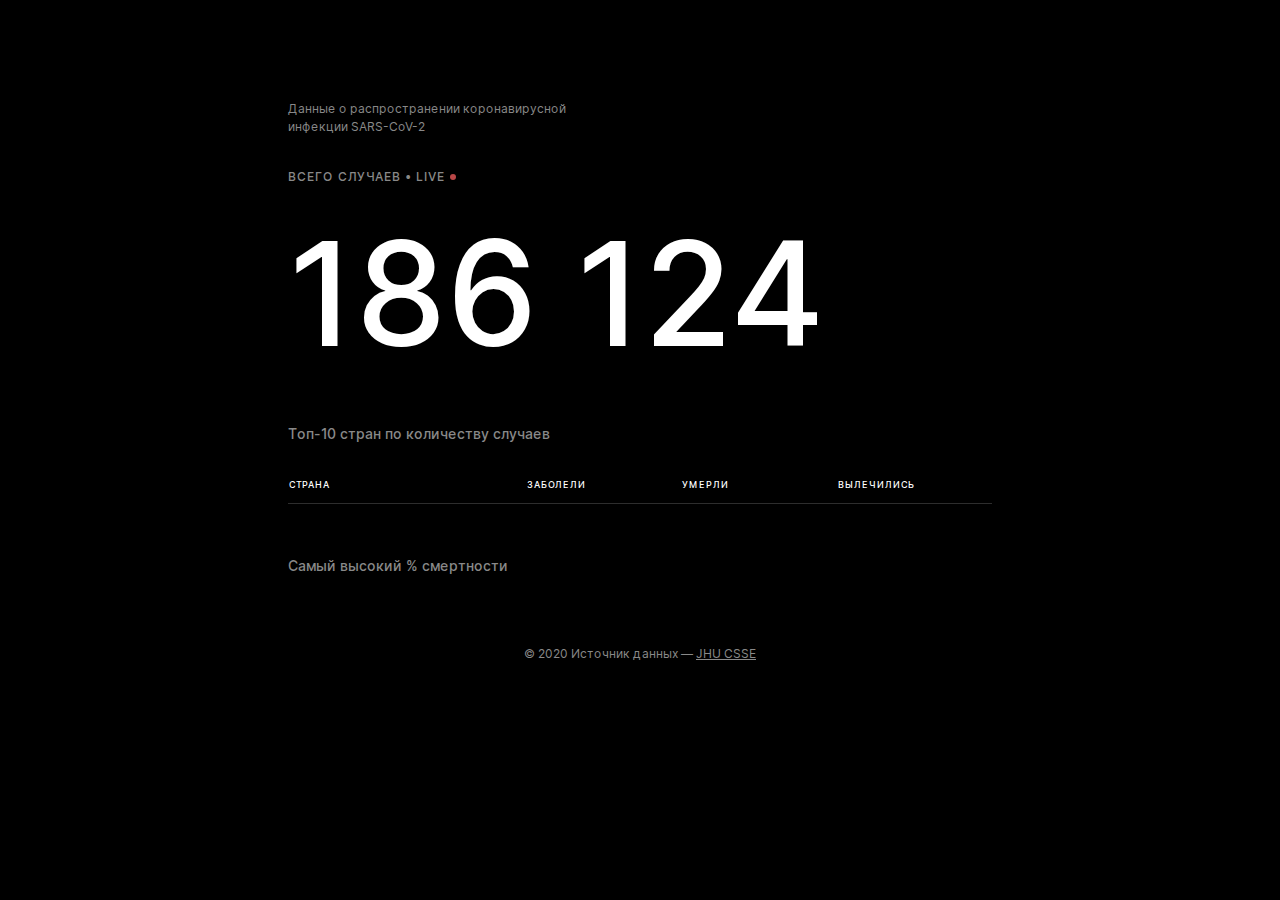
<file: index.html>
<!DOCTYPE html>
<html lang="ru">
<head>
  <meta charset="UTF-8">
  <meta name="viewport" content="width=device-width, initial-scale=1.0">
  <title>COVID-19</title>
  <link rel="stylesheet" href="./fonts/fonts.css">
  <link rel="stylesheet" href="./styles/normalize.css">
  <link rel="stylesheet" href="./styles/style.css">
</head>
<body class="page">
  <header class="header page__header">
    <span class="logo">SARS-CoV-2</span>
    <p class="header__stat">
      <span class="header__description">Всего случаев:</span>
      <span class="header__total">186 124</span>
    </p>
  </header>
  <div class="content page__wrapper">
    <h1 class="content__title">Данные о распространении коронавирусной инфекции SARS-CoV-2</h1>
    <section class="total content__total">
      <h2 class="total__title">Всего случаев • Live</h2>
      <p class="total__number">186 124</p>
    </section>
    <section class="rating">
      <h2 class="heading">Топ-10 стран по количеству случаев</h2>
      <table class="table rating__table">
        <tr class="table__row table__row_type_heading">
          <th class="table__title">Страна</th>
          <th class="table__title">Заболели</th>
          <th class="table__title">Умерли</th>
          <th class="table__title">Вылечились</th>
        </tr>
      </table>
    </section>
    <section class="mortality content__mortality">
      <h2 class="heading">Самый высокий % смертности</h2>
      <div class="diagram">
      </div>
    </section>
  </div>
  <footer class="footer page__footer">
    <span>&copy; 2020 Источник данных — <a href="https://github.com/CSSEGISandData/COVID-19" target="_blank" class="footer__link">JHU CSSE</a></span>
  </footer>


  <template id="table-row">
    <tr class="table__row">
      <td class="table__data table__data-country"></td>
      <td class="table__data table__data-confirmed"></td>
      <td class="table__data table__data-deaths"></td>
      <td class="table__data table__data-recovered"></td>
    </tr>
  </template>

  <template id="diagram-row">
    <div class="diagram__row">
      <div class="diagram__caption">
        <p class="diagram__country"></p>
        <p class="diagram__analytics">
          Смертность
          <span class="diagram__data diagram__data_type_dead"></span> •
          Вылечилось
          <span class="diagram__data diagram__data_type_healed"></span>
        </p>
      </div>
      <div class="diagram__line">
        <div class="diagram__visualisation diagram__visualisation_type_healed"></div>
        <div class="diagram__visualisation diagram__visualisation_type_dead"></div>
      </div>
    </div>
  </template>

  <script src="data.js"></script>
  <script src="script.js"></script>
</body>
</html>
</file>
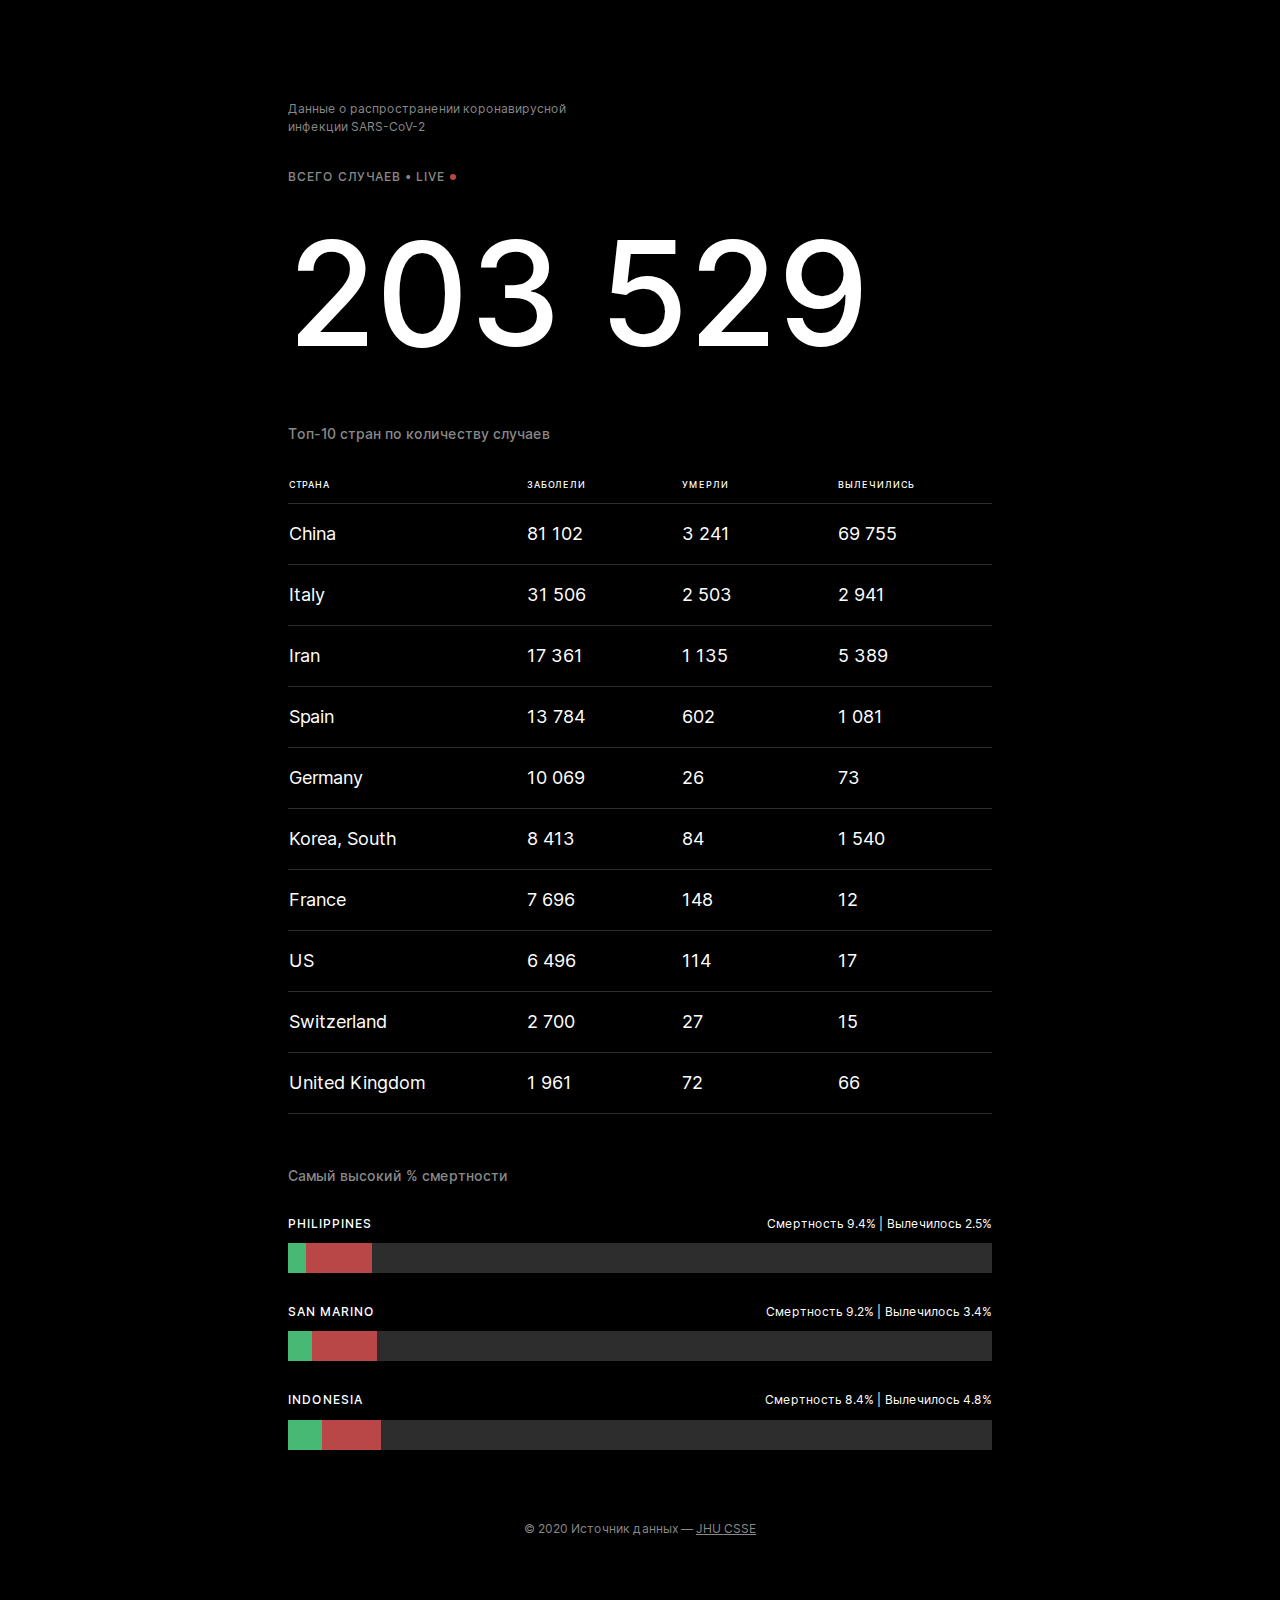
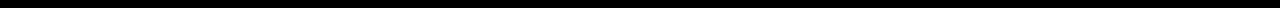
<file: 01-simple/index.html>
<!DOCTYPE html>
<html lang="ru">
<head>
  <meta charset="UTF-8">
  <meta name="viewport" content="width=device-width, initial-scale=1.0">
  <title>COVID-19</title>
  <link rel="stylesheet" href="./fonts/fonts.css">
  <link rel="stylesheet" href="./styles/normalize.css">
  <link rel="stylesheet" href="./styles/style.css">
</head>
<body class="page">
  <header class="header page__header">
    <span class="logo">SARS-CoV-2</span>
    <p class="header__stat">
      <span class="header__description">Всего случаев:</span>
      <span class="header__total"></span>
    </p>
  </header>
  <div class="content page__wrapper">
    <h1 class="content__title">Данные о распространении коронавирусной инфекции SARS-CoV-2</h1>
    <section class="total content__total">
      <h2 class="total__title">Всего случаев • Live</h2>
      <p class="total__number"></p>
    </section>
    <section class="rating">
      <h2 class="heading">Топ-10 стран по количеству случаев</h2>
      <table class="table rating__table">
        <tr class="table__row table__row_type_heading">
          <th class="table__title">Страна</th>
          <th class="table__title">Заболели</th>
          <th class="table__title">Умерли</th>
          <th class="table__title">Вылечились</th>
        </tr>
      </table>
    </section>
    <section class="mortality content__mortality">
      <h2 class="heading">Самый высокий % смертности</h2>
      <div class="diagram">
      </div>
    </section>
  </div>
  <footer class="footer page__footer">
    <span>&copy; 2020 Источник данных — <a href="https://github.com/CSSEGISandData/COVID-19" target="_blank" class="footer__link">JHU CSSE</a></span>
  </footer>


  <template id="table-row">
    <tr class="table__row">
      <td class="table__data table__data-country"></td>
      <td class="table__data table__data-confirmed"></td>
      <td class="table__data table__data-deaths"></td>
      <td class="table__data table__data-recovered"></td>
    </tr>
  </template>

  <template id="diagram-row">
    <div class="diagram__row">
      <div class="diagram__caption">
        <p class="diagram__country"></p>
        <p class="diagram__analytics">
          Смертность
          <span class="diagram__data diagram__data_type_dead"></span> •
          Вылечилось
          <span class="diagram__data diagram__data_type_healed"></span>
        </p>
      </div>
      <div class="diagram__line">
        <div class="diagram__visualisation diagram__visualisation_type_healed"></div>
        <div class="diagram__visualisation diagram__visualisation_type_dead"></div>
      </div>
    </div>
  </template>

  <script src="data.js"></script>
  <script src="script.js"></script>
</body>
</html>
</file>
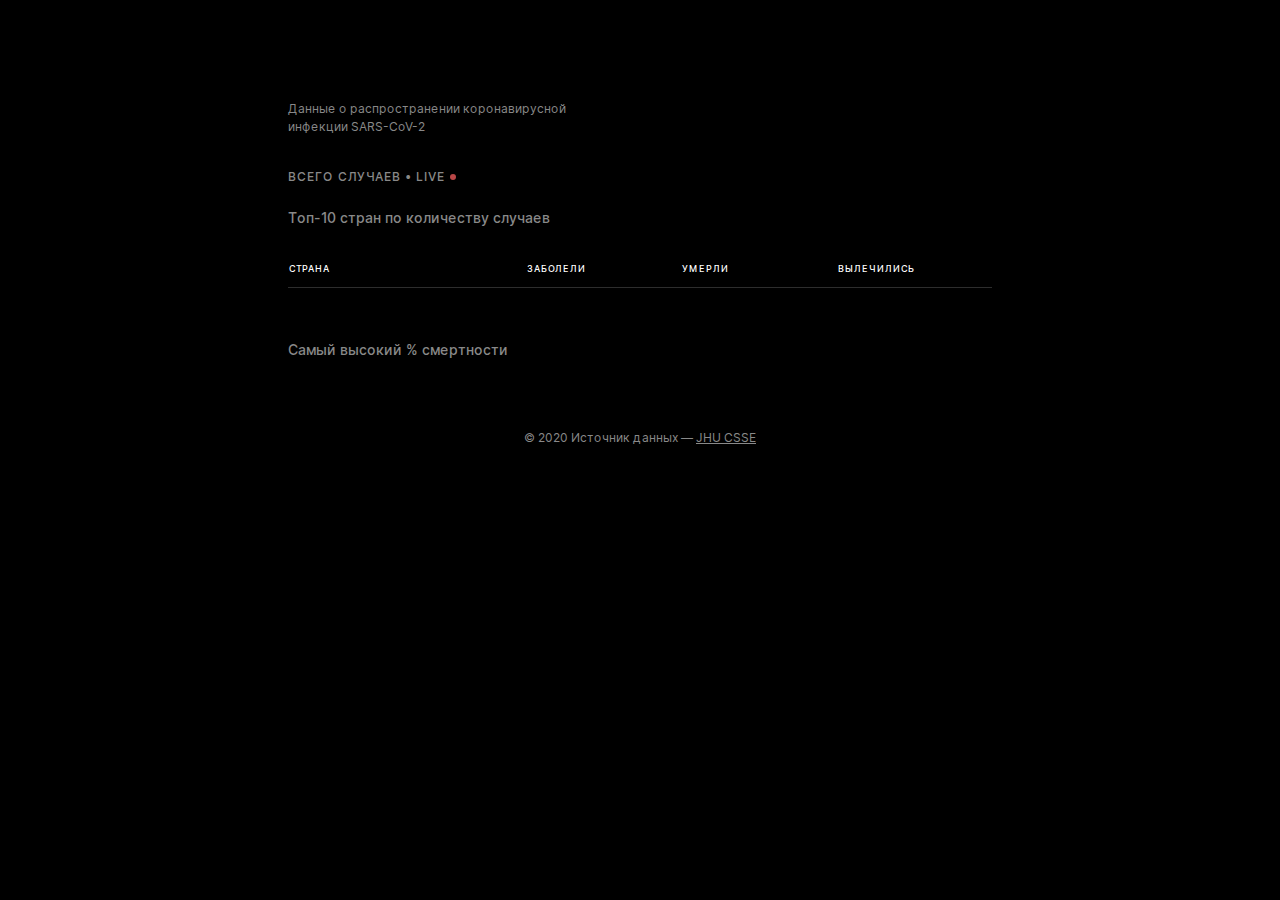
<file: 03-connect-to-api/index.html>
<!DOCTYPE html>
<html lang="ru">
<head>
  <meta charset="UTF-8">
  <meta name="viewport" content="width=device-width, initial-scale=1.0">
  <title>COVID-19</title>
  <link rel="stylesheet" href="./fonts/fonts.css">
  <link rel="stylesheet" href="./styles/normalize.css">
  <link rel="stylesheet" href="./styles/style.css">
</head>
<body class="page">
  <header class="header page__header">
    <span class="logo">SARS-CoV-2</span>
    <p class="header__stat">
      <span class="header__description">Всего случаев:</span>
      <span class="header__total"></span>
    </p>
  </header>
  <div class="content page__wrapper">
    <h1 class="content__title">Данные о распространении коронавирусной инфекции SARS-CoV-2</h1>
    <section class="total content__total">
      <h2 class="total__title">Всего случаев • Live</h2>
      <p class="total__number"></p>
    </section>
    <section class="rating">
      <h2 class="heading">Топ-10 стран по количеству случаев</h2>
      <table class="table rating__table">
        <tr class="table__row table__row_type_heading">
          <th class="table__title">Страна</th>
          <th class="table__title">Заболели</th>
          <th class="table__title">Умерли</th>
          <th class="table__title">Вылечились</th>
        </tr>
      </table>
    </section>
    <section class="mortality content__mortality">
      <h2 class="heading">Самый высокий % смертности</h2>
      <div class="diagram">
      </div>
    </section>
  </div>
  <footer class="footer page__footer">
    <span>&copy; 2020 Источник данных — <a href="https://github.com/CSSEGISandData/COVID-19" target="_blank" class="footer__link">JHU CSSE</a></span>
  </footer>


  <template id="table-row">
    <tr class="table__row">
      <td class="table__data table__data-country"></td>
      <td class="table__data table__data-confirmed"></td>
      <td class="table__data table__data-deaths"></td>
      <td class="table__data table__data-recovered"></td>
    </tr>
  </template>

  <template id="diagram-row">
    <div class="diagram__row">
      <div class="diagram__caption">
        <p class="diagram__country"></p>
        <p class="diagram__analytics">
          Смертность
          <span class="diagram__data diagram__data_type_dead"></span> •
          Вылечилось
          <span class="diagram__data diagram__data_type_healed"></span>
        </p>
      </div>
      <div class="diagram__line">
        <div class="diagram__visualisation diagram__visualisation_type_healed"></div>
        <div class="diagram__visualisation diagram__visualisation_type_dead"></div>
      </div>
    </div>
  </template>

  <script src="script.js"></script>
</body>
</html>
</file>
<file: fonts/fonts.css>
@font-face {
  src: url(./Inter-Regular.woff);
  font-family: 'Inter';
  font-weight: normal;
}

@font-face {
  src: url(./Inter-Medium.woff);
  font-family: 'Inter';
  font-weight: bold;
}
</file>
<file: styles/style.css>
@keyframes blink {
  from {
    opacity: 1;
  }

  to {
    opacity: 0;
  }
}

.page {
  background-color: #000;
  font-family: 'Inter', sans-serif;
  -webkit-font-smoothing: antialiased;
  -moz-osx-font-smoothing: grayscale;
}

.header {
  box-sizing: border-box;
  border-bottom: 1px solid #545454;
  background-color: #000;
  color: #fff;
  padding: 0 30px;
  height: 60px;
  display: flex;
  align-items: center;
  justify-content: space-between;
  max-width: 1550px;
  min-width: 704px;
  margin: auto;
}

.page__header {
  position: fixed;
  z-index: 1;
  width: 100%;
  top: -60px;
  left: 0;
  transition: top 0.4s ease-in-out;
}

.logo {
  font-size: 24px;
  line-height: 1.5;
}

.header__stat {
  margin: 0;
  display: flex;
}

.header__description {
  font-size: 9px;
  letter-spacing: 1px;
  line-height: 1.5;
  text-transform: uppercase;
  margin-right: 8px;
  margin-top: 3px;
}

.header__total {
  font-size: 24px;
}

.page__wrapper {
  margin: 100px auto 70px;
}

.content {
  width: 704px;
}

.content__title {
  color: #898989;
  font-size: 12px;
  line-height: 1.5em;
  font-weight: normal;
  max-width: 304px;
  margin: 0;
}

.content__total {
  margin-top: 30px;
  margin-bottom: 24px;
}

.total__title {
  font-weight: bold;
  font-size: 12px;
  line-height: 1.5;
  text-transform: uppercase;
  letter-spacing: 1px;;
  color: #898989;
  display: inline-block;
  margin: 0;
}

.total__title::after {
  content: '';
  width: 6px;
  height: 6px;
  border-radius: 50%;
  background-color: #B94747;
  display: inline-block;
  margin-left: 5px;
  margin-bottom: 1px;
  animation: blink .7s linear infinite alternate;
}

.total__number {
  font-size: 144px;
  font-weight: bold;
  line-height: 1.5;
  color: #fff;
  margin: 0;
}

.heading {
  color: #898989;
  font-size: 14px;
  font-weight: bold;
  line-height: 1.2;
  margin: 0;
}

.table {
  display: block;
  color: #FFFFFF;
}

.rating__table {
  margin-top: 36px;
}

.table tbody {
  display: block;
}

.table__row {
  min-height: 60px;
  border-bottom: 1px solid #2D2D2D;
  display: grid;
  grid-template-columns: minmax(238px, 1fr) repeat(3, 1fr);
  align-content: center;
}

.table__row_type_heading {
  min-height: 24px;
  align-content: start;
}

.table__title {
  font-size: 9px;
  letter-spacing: 1px;
  line-height: 1.2;
  text-align: left;
  text-transform: uppercase;
}

.table__data {
  font-size: 18px;
  line-height: 1.2;
}

.content__mortality {
  margin-top: 54px;
}

.diagram__row {
  margin: 20px 0;
}

.diagram__country {
  font-weight: bold;
  text-transform: uppercase;
  letter-spacing: 1px;
}

.diagram__caption {
  color: white;
  display: flex;
  justify-content: space-between;
  font-size: 12px;
  line-height: 1.2;
}

.diagram__line {
  height: 30px;
  background-color: #2D2D2D;
  display: flex;
}
.diagram__visualisation_type_healed {
  background-color: #47B974;
}

.diagram__visualisation_type_dead {
  background-color: #B94747;;
}

.footer {
  display: flex;
  justify-content: center;
  align-items: center;
  font-size: 12px;
  color: #898989;
  line-height: 1.5;
}

.page__footer {
  margin: 70px auto;
}

.footer__link {
  color: #898989;
  transition: opacity .2s linear;
}

.footer__link:hover {
  opacity: .8;
}
</file>
<file: 01-simple/fonts/fonts.css>
@font-face {
  src: url(./Inter-Regular.woff);
  font-family: 'Inter';
  font-weight: normal;
}

@font-face {
  src: url(./Inter-Medium.woff);
  font-family: 'Inter';
  font-weight: bold;
}
</file>
<file: 01-simple/styles/style.css>
@keyframes blink {
  from {
    opacity: 1;
  }

  to {
    opacity: 0;
  }
}

.page {
  background-color: #000;
  font-family: 'Inter', sans-serif;
  -webkit-font-smoothing: antialiased;
  -moz-osx-font-smoothing: grayscale;
}

.header {
  box-sizing: border-box;
  border-bottom: 1px solid #545454;
  background-color: #000;
  color: #fff;
  padding: 0 30px;
  height: 60px;
  display: flex;
  align-items: center;
  justify-content: space-between;
  max-width: 1550px;
  min-width: 704px;
  margin: auto;
}

.page__header {
  position: fixed;
  z-index: 1;
  width: 100%;
  top: -60px;
  left: 0;
  transition: top 0.4s ease-in-out;
}

.logo {
  font-size: 24px;
  line-height: 1.5;
}

.header__stat {
  margin: 0;
  display: flex;
}

.header__description {
  font-size: 9px;
  letter-spacing: 1px;
  line-height: 1.5;
  text-transform: uppercase;
  margin-right: 8px;
  margin-top: 3px;
}

.header__total {
  font-size: 24px;
}

.page__wrapper {
  margin: 100px auto 70px;
}

.content {
  width: 704px;
}

.content__title {
  color: #898989;
  font-size: 12px;
  line-height: 1.5em;
  font-weight: normal;
  max-width: 304px;
  margin: 0;
}

.content__total {
  margin-top: 30px;
  margin-bottom: 24px;
}

.total__title {
  font-weight: bold;
  font-size: 12px;
  line-height: 1.5;
  text-transform: uppercase;
  letter-spacing: 1px;;
  color: #898989;
  display: inline-block;
  margin: 0;
}

.total__title::after {
  content: '';
  width: 6px;
  height: 6px;
  border-radius: 50%;
  background-color: #B94747;
  display: inline-block;
  margin-left: 5px;
  margin-bottom: 1px;
  animation: blink .7s linear infinite alternate;
}

.total__number {
  font-size: 144px;
  font-weight: bold;
  line-height: 1.5;
  color: #fff;
  margin: 0;
}

.heading {
  color: #898989;
  font-size: 14px;
  font-weight: bold;
  line-height: 1.2;
  margin: 0;
}

.table {
  display: block;
  color: #FFFFFF;
}

.rating__table {
  margin-top: 36px;
}

.table tbody {
  display: block;
}

.table__row {
  min-height: 60px;
  border-bottom: 1px solid #2D2D2D;
  display: grid;
  grid-template-columns: minmax(238px, 1fr) repeat(3, 1fr);
  align-content: center;
}

.table__row_type_heading {
  min-height: 24px;
  align-content: start;
}

.table__title {
  font-size: 9px;
  letter-spacing: 1px;
  line-height: 1.2;
  text-align: left;
  text-transform: uppercase;
}

.table__data {
  font-size: 18px;
  line-height: 1.2;
}

.content__mortality {
  margin-top: 54px;
}

.diagram__row {
  margin: 20px 0;
}

.diagram__country {
  font-weight: bold;
  text-transform: uppercase;
  letter-spacing: 1px;
}

.diagram__caption {
  color: white;
  display: flex;
  justify-content: space-between;
  font-size: 12px;
  line-height: 1.2;
}

.diagram__line {
  height: 30px;
  background-color: #2D2D2D;
  display: flex;
}
.diagram__visualisation_type_healed {
  background-color: #47B974;
}

.diagram__visualisation_type_dead {
  background-color: #B94747;;
}

.footer {
  display: flex;
  justify-content: center;
  align-items: center;
  font-size: 12px;
  color: #898989;
  line-height: 1.5;
}

.page__footer {
  margin: 70px auto;
}

.footer__link {
  color: #898989;
  transition: opacity .2s linear;
}

.footer__link:hover {
  opacity: .8;
}
</file>
<file: 03-connect-to-api/fonts/fonts.css>
@font-face {
  src: url(./Inter-Regular.woff);
  font-family: 'Inter';
  font-weight: normal;
}

@font-face {
  src: url(./Inter-Medium.woff);
  font-family: 'Inter';
  font-weight: bold;
}
</file>
<file: 03-connect-to-api/styles/style.css>
@keyframes blink {
  from {
    opacity: 1;
  }

  to {
    opacity: 0;
  }
}

.page {
  background-color: #000;
  font-family: 'Inter', sans-serif;
  -webkit-font-smoothing: antialiased;
  -moz-osx-font-smoothing: grayscale;
}

.header {
  box-sizing: border-box;
  border-bottom: 1px solid #545454;
  background-color: #000;
  color: #fff;
  padding: 0 30px;
  height: 60px;
  display: flex;
  align-items: center;
  justify-content: space-between;
  max-width: 1550px;
  min-width: 704px;
  margin: auto;
}

.page__header {
  position: fixed;
  z-index: 1;
  width: 100%;
  top: -60px;
  left: 0;
  transition: top 0.4s ease-in-out;
}

.logo {
  font-size: 24px;
  line-height: 1.5;
}

.header__stat {
  margin: 0;
  display: flex;
}

.header__description {
  font-size: 9px;
  letter-spacing: 1px;
  line-height: 1.5;
  text-transform: uppercase;
  margin-right: 8px;
  margin-top: 3px;
}

.header__total {
  font-size: 24px;
}

.page__wrapper {
  margin: 100px auto 70px;
}

.content {
  width: 704px;
}

.content__title {
  color: #898989;
  font-size: 12px;
  line-height: 1.5em;
  font-weight: normal;
  max-width: 304px;
  margin: 0;
}

.content__total {
  margin-top: 30px;
  margin-bottom: 24px;
}

.total__title {
  font-weight: bold;
  font-size: 12px;
  line-height: 1.5;
  text-transform: uppercase;
  letter-spacing: 1px;;
  color: #898989;
  display: inline-block;
  margin: 0;
}

.total__title::after {
  content: '';
  width: 6px;
  height: 6px;
  border-radius: 50%;
  background-color: #B94747;
  display: inline-block;
  margin-left: 5px;
  margin-bottom: 1px;
  animation: blink .7s linear infinite alternate;
}

.total__number {
  font-size: 144px;
  font-weight: bold;
  line-height: 1.5;
  color: #fff;
  margin: 0;
}

.heading {
  color: #898989;
  font-size: 14px;
  font-weight: bold;
  line-height: 1.2;
  margin: 0;
}

.table {
  display: block;
  color: #FFFFFF;
}

.rating__table {
  margin-top: 36px;
}

.table tbody {
  display: block;
}

.table__row {
  min-height: 60px;
  border-bottom: 1px solid #2D2D2D;
  display: grid;
  grid-template-columns: minmax(238px, 1fr) repeat(3, 1fr);
  align-content: center;
}

.table__row_type_heading {
  min-height: 24px;
  align-content: start;
}

.table__title {
  font-size: 9px;
  letter-spacing: 1px;
  line-height: 1.2;
  text-align: left;
  text-transform: uppercase;
}

.table__data {
  font-size: 18px;
  line-height: 1.2;
}

.content__mortality {
  margin-top: 54px;
}

.diagram__row {
  margin: 20px 0;
}

.diagram__country {
  font-weight: bold;
  text-transform: uppercase;
  letter-spacing: 1px;
}

.diagram__caption {
  color: white;
  display: flex;
  justify-content: space-between;
  font-size: 12px;
  line-height: 1.2;
}

.diagram__line {
  height: 30px;
  background-color: #2D2D2D;
  display: flex;
}
.diagram__visualisation_type_healed {
  background-color: #47B974;
}

.diagram__visualisation_type_dead {
  background-color: #B94747;;
}

.footer {
  display: flex;
  justify-content: center;
  align-items: center;
  font-size: 12px;
  color: #898989;
  line-height: 1.5;
}

.page__footer {
  margin: 70px auto;
}

.footer__link {
  color: #898989;
  transition: opacity .2s linear;
}

.footer__link:hover {
  opacity: .8;
}
</file>
